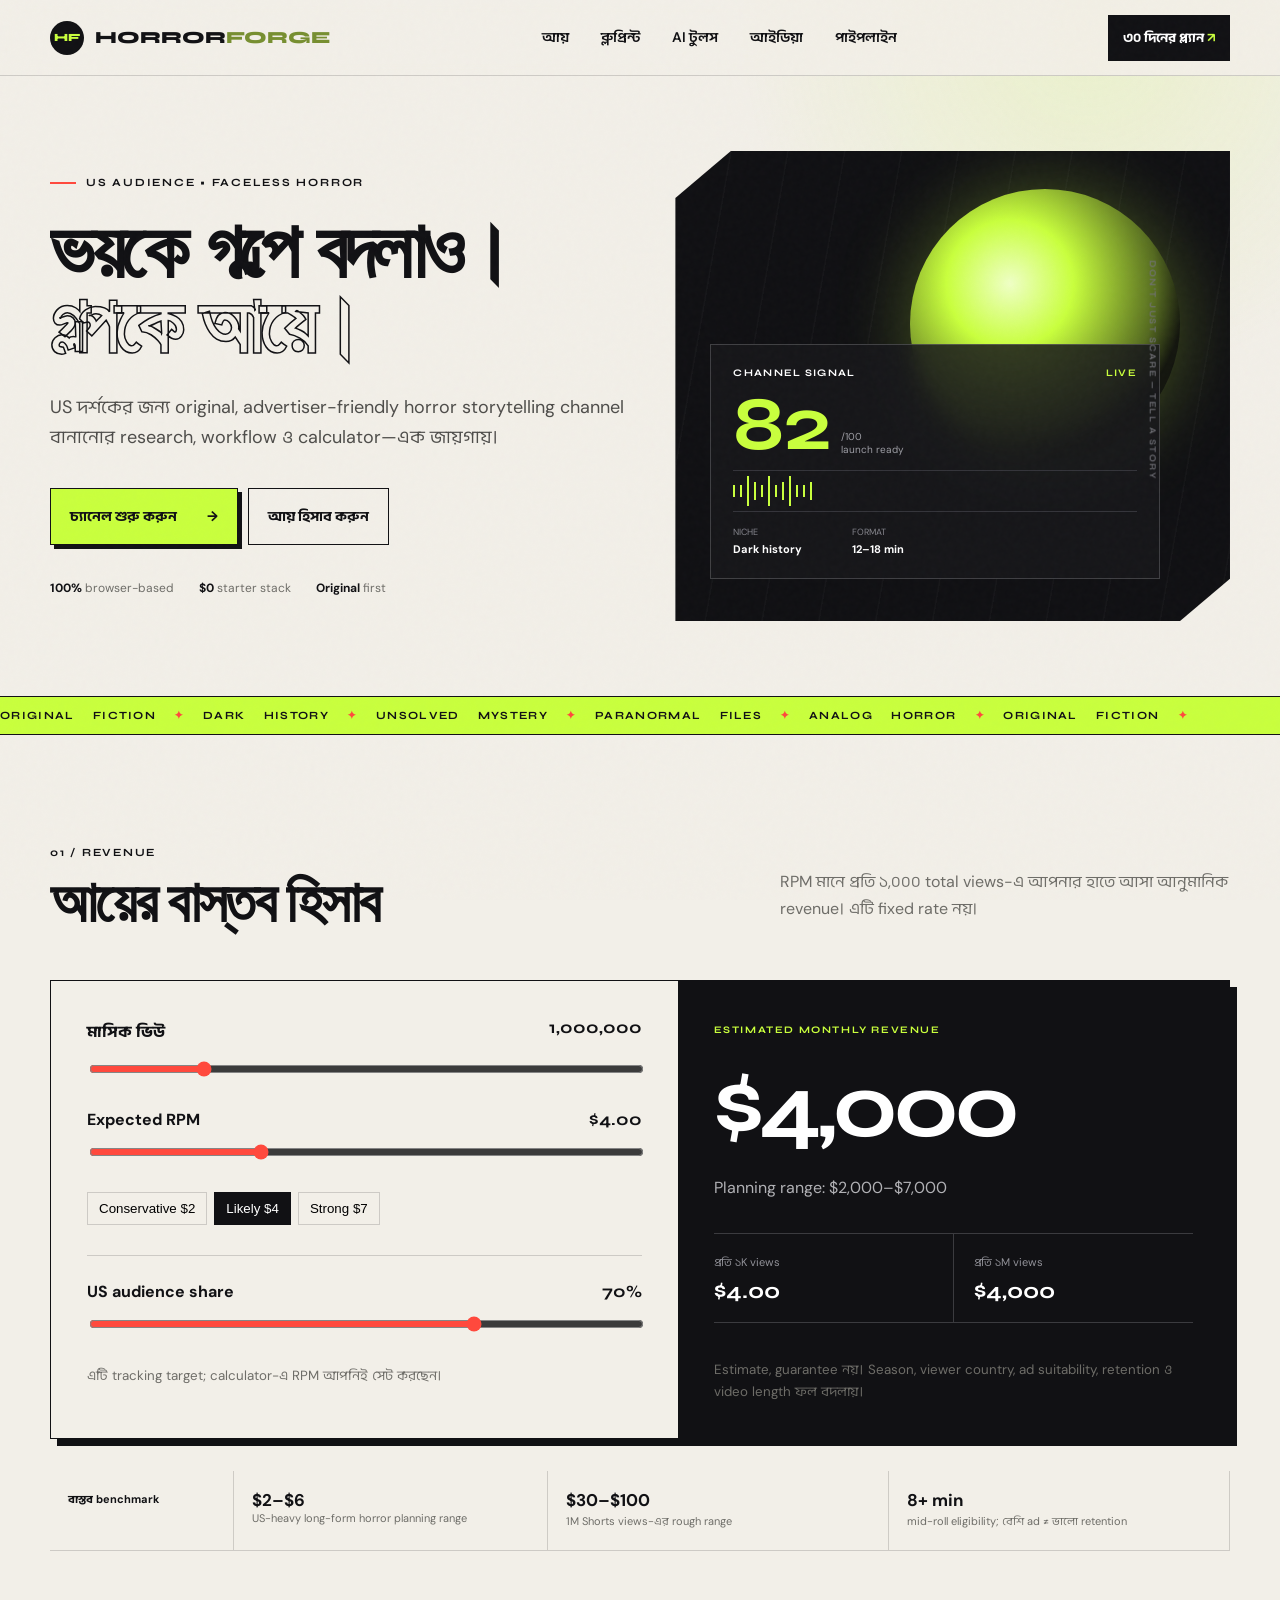
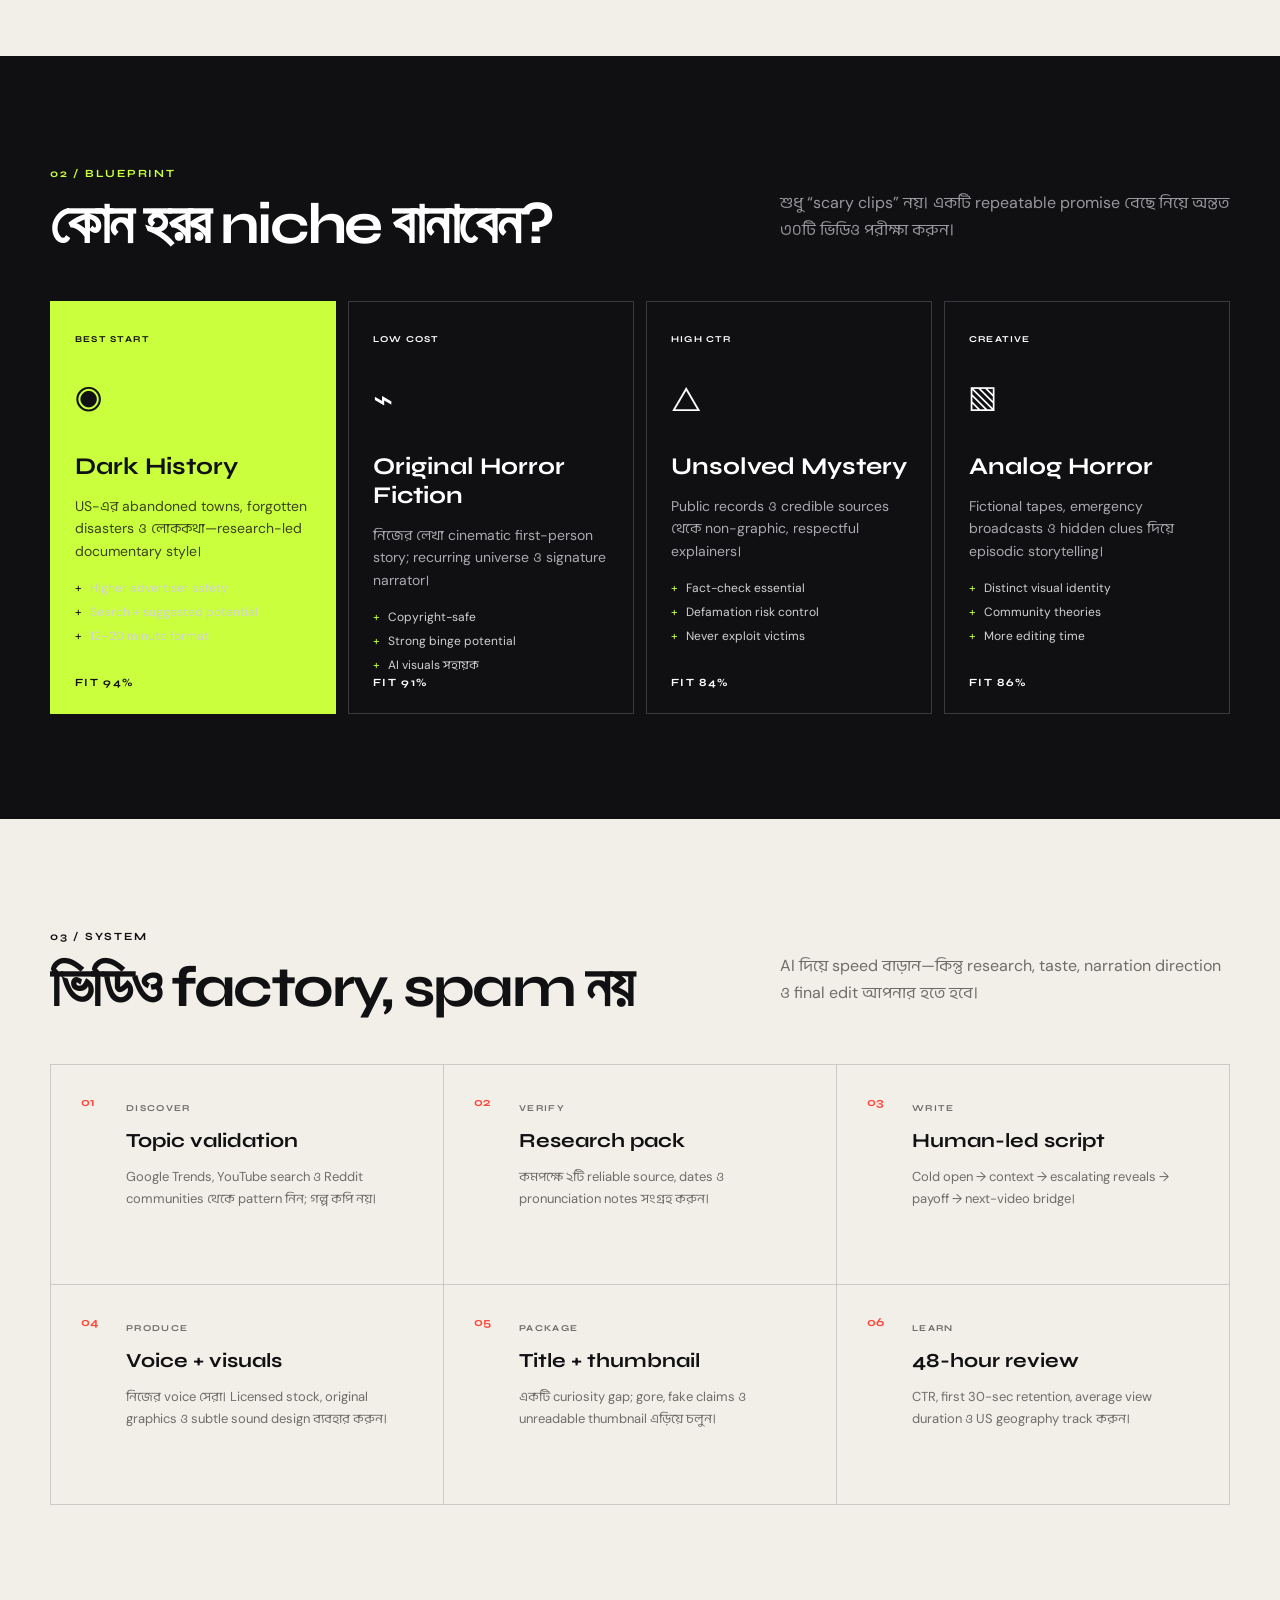
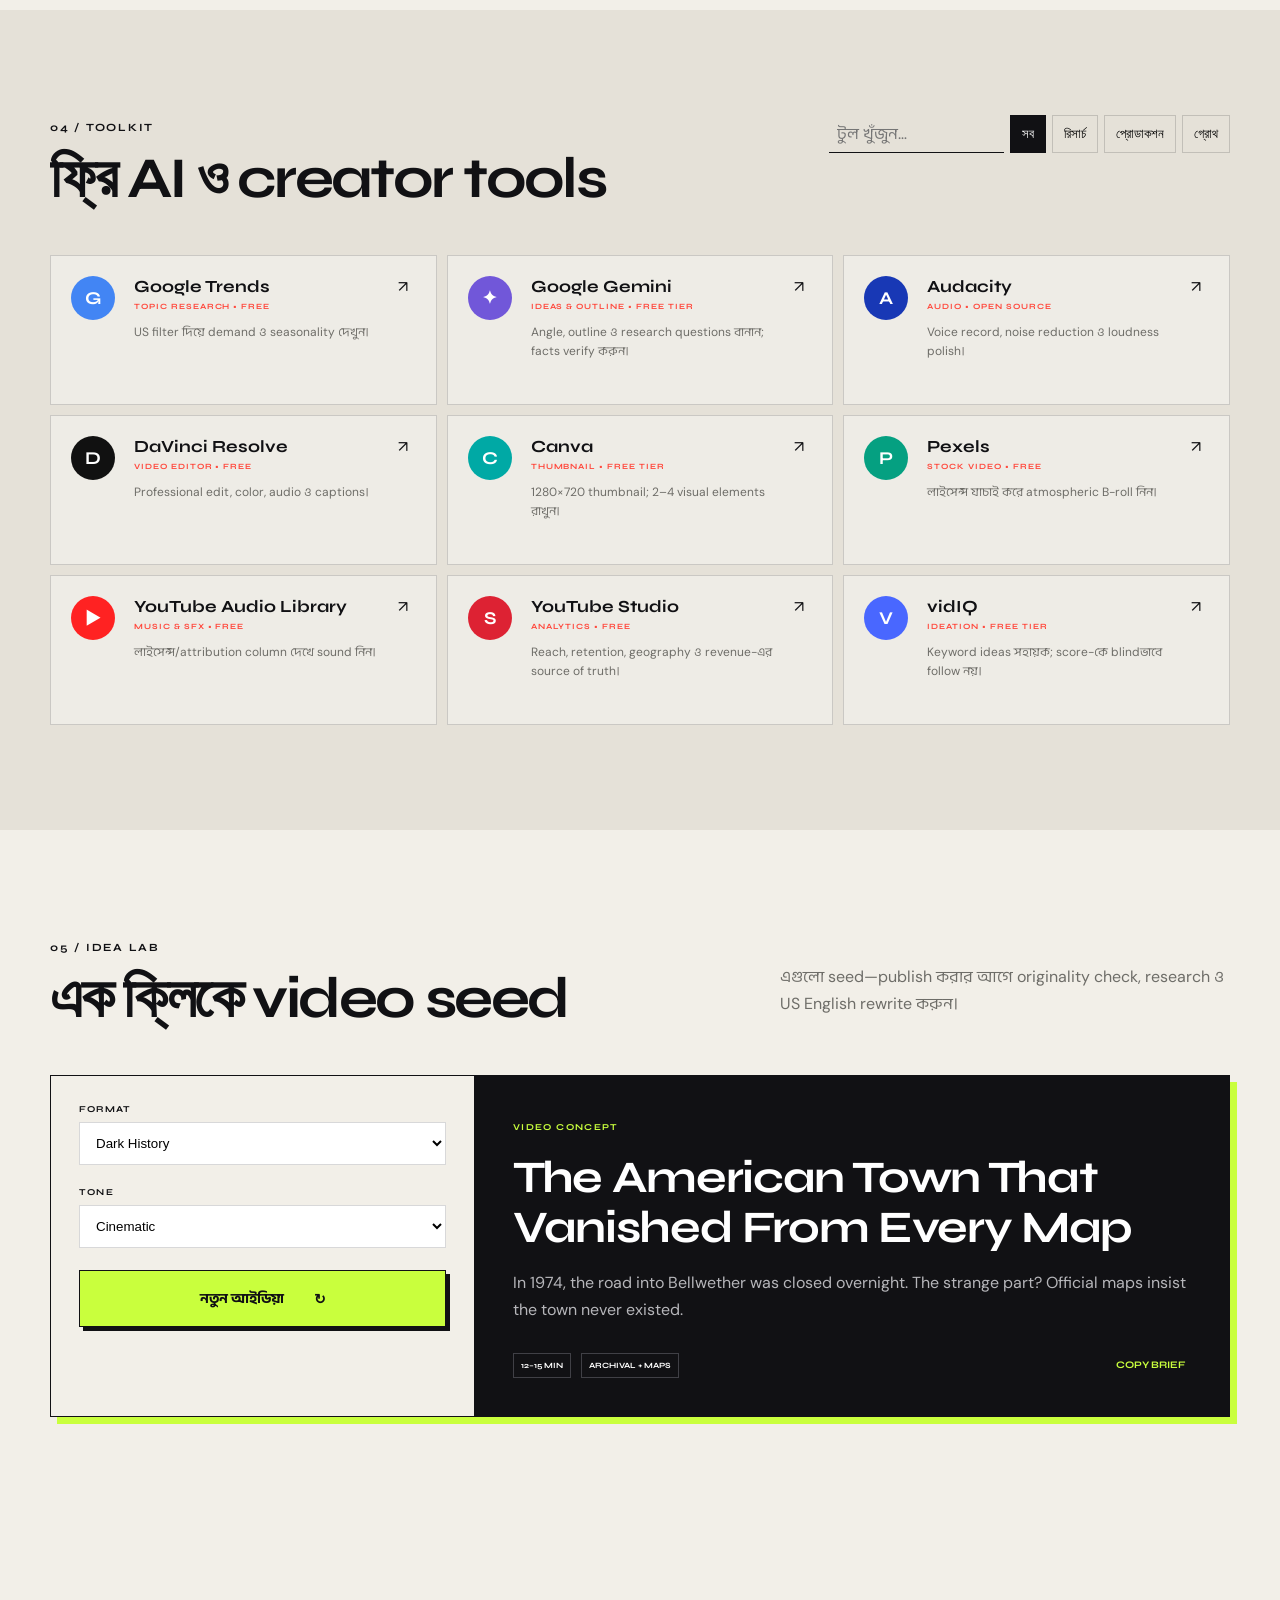
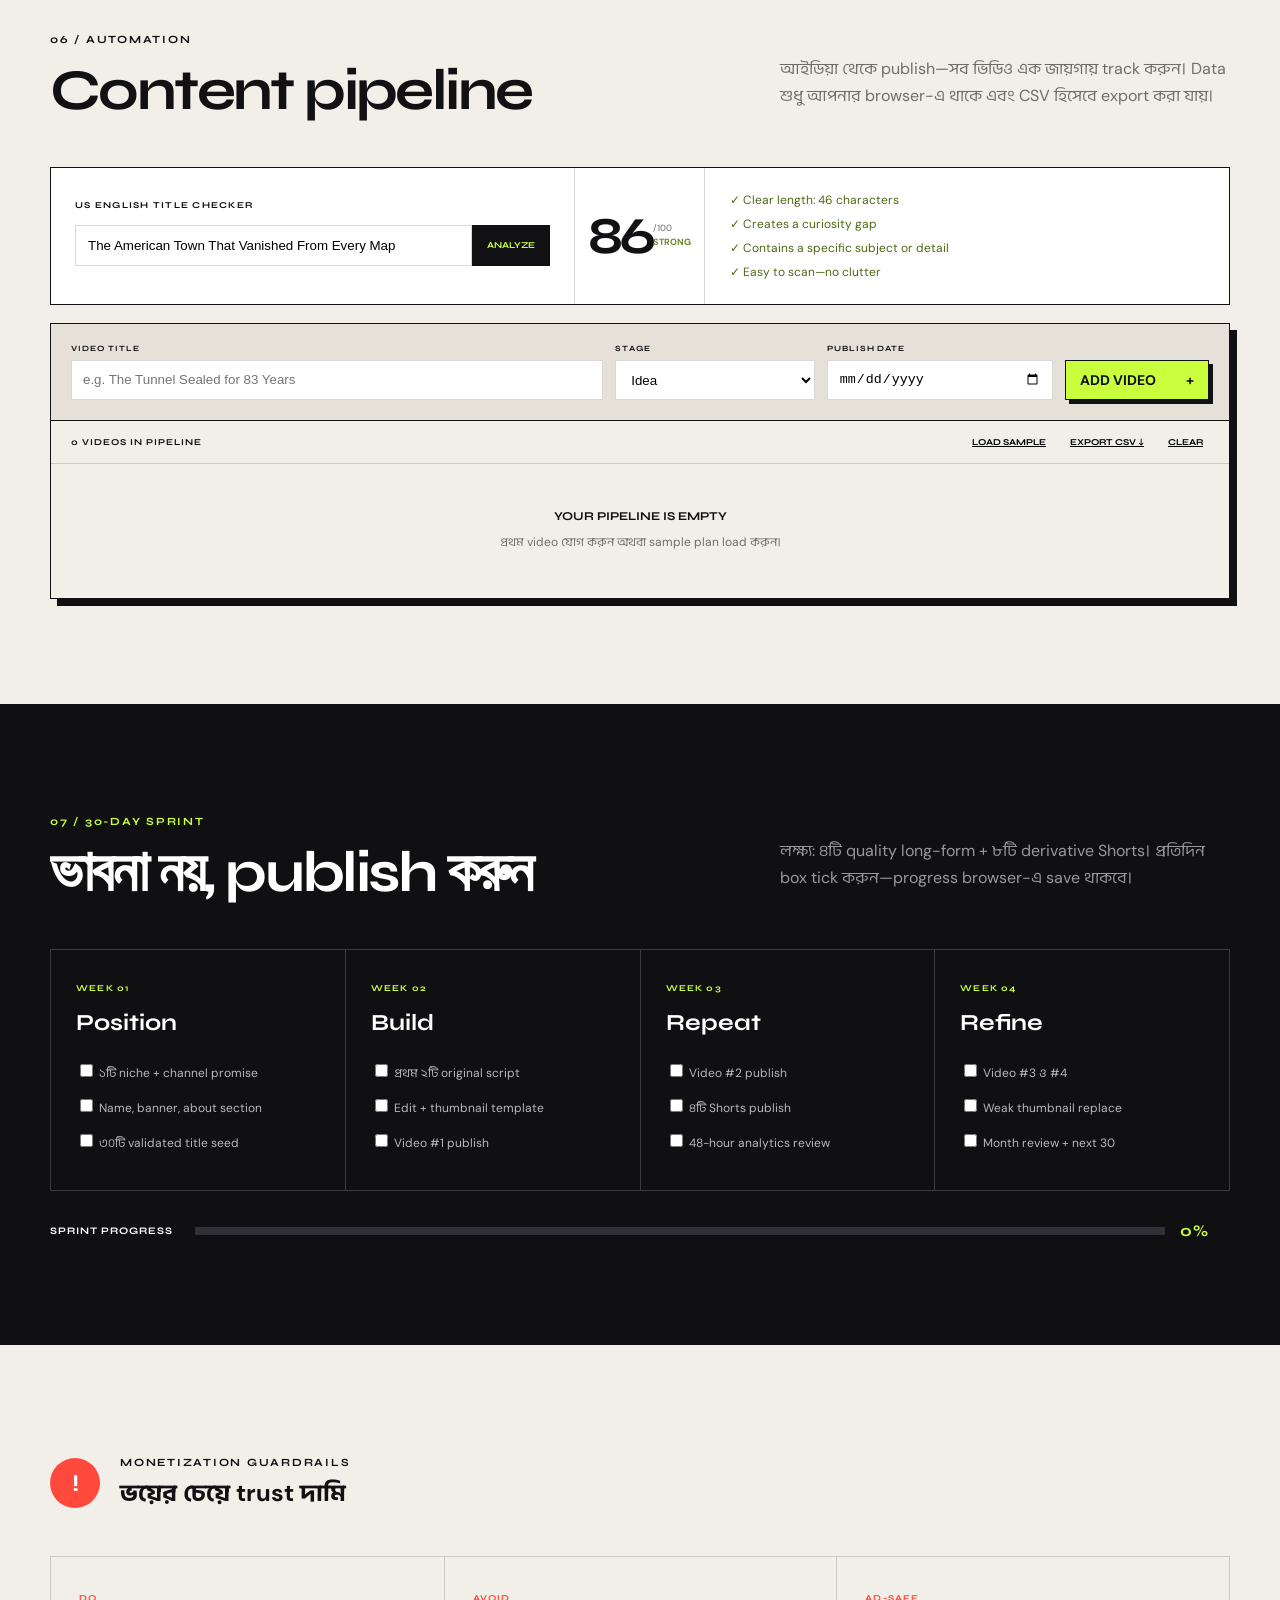
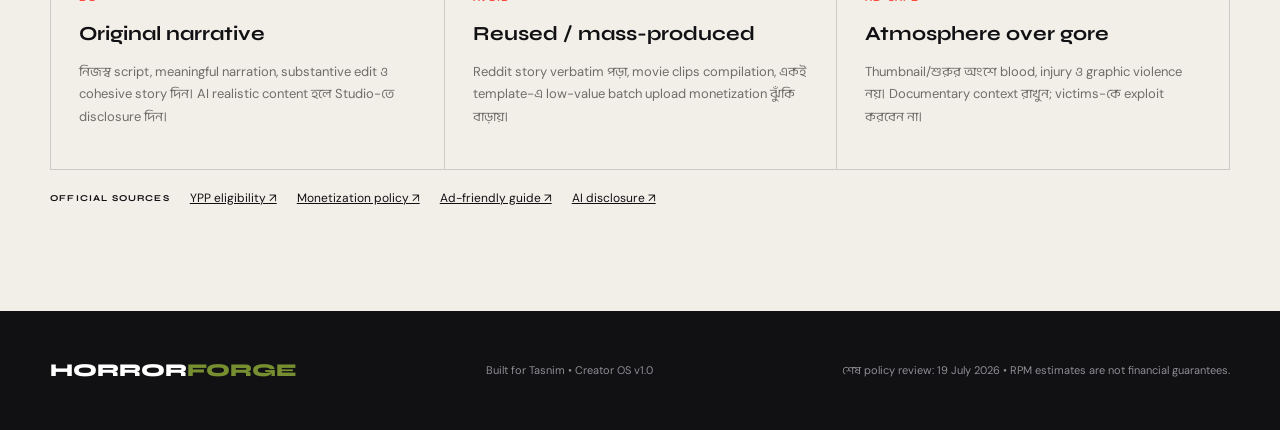
<file: index.html>
<!doctype html>
<html lang="bn">
<head>
  <meta charset="UTF-8">
  <meta name="viewport" content="width=device-width, initial-scale=1.0">
  <meta name="description" content="HorrorForge — US audience লক্ষ্য করে হরর YouTube চ্যানেল পরিকল্পনা, আয় হিসাব ও ফ্রি AI টুলকিট।">
  <meta name="theme-color" content="#09090b">
  <title>HorrorForge — YouTube Creator OS</title>
  <link rel="preconnect" href="https://fonts.googleapis.com">
  <link rel="preconnect" href="https://fonts.gstatic.com" crossorigin>
  <link href="https://fonts.googleapis.com/css2?family=Anek+Bangla:wght@400;500;600;700&family=DM+Sans:wght@400;500;600;700&family=Syne:wght@600;700;800&display=swap" rel="stylesheet">
  <link rel="stylesheet" href="styles.css">
  <script src="app.js" defer></script>
</head>
<body>
  <div class="noise" aria-hidden="true"></div>
  <header class="topbar">
    <a class="brand" href="#top" aria-label="HorrorForge home">
      <span class="brand-mark">HF</span>
      <span>HORROR<span>FORGE</span></span>
    </a>
    <nav aria-label="Primary navigation">
      <a href="#income">আয়</a><a href="#blueprint">ব্লুপ্রিন্ট</a><a href="#tools">AI টুলস</a><a href="#ideas">আইডিয়া</a><a href="#pipeline">পাইপলাইন</a>
    </nav>
    <a class="mini-cta" href="#roadmap">৩০ দিনের প্ল্যান <span>↗</span></a>
    <button class="menu-button" aria-label="Toggle menu" aria-expanded="false">☰</button>
  </header>

  <main id="top">
    <section class="hero section-shell">
      <div class="hero-copy reveal">
        <div class="eyebrow"><span></span> US AUDIENCE • FACELESS HORROR</div>
        <h1>ভয়কে গল্পে বদলাও।<br><em>গল্পকে আয়ে।</em></h1>
        <p>US দর্শকের জন্য original, advertiser-friendly horror storytelling channel বানানোর research, workflow ও calculator—এক জায়গায়।</p>
        <div class="hero-actions">
          <a class="button primary" href="#blueprint">চ্যানেল শুরু করুন <span>→</span></a>
          <a class="button ghost" href="#income">আয় হিসাব করুন</a>
        </div>
        <div class="trust-row">
          <span><b>100%</b> browser-based</span><span><b>$0</b> starter stack</span><span><b>Original</b> first</span>
        </div>
      </div>
      <div class="hero-visual reveal delay-1" aria-label="Horror channel dashboard preview">
        <div class="moon"></div>
        <div class="signal-card">
          <div class="signal-head"><span>CHANNEL SIGNAL</span><i>LIVE</i></div>
          <div class="signal-score"><strong>82</strong><span>/100<br>launch ready</span></div>
          <div class="wave"><i></i><i></i><i></i><i></i><i></i><i></i><i></i><i></i><i></i><i></i><i></i><i></i></div>
          <div class="signal-stats"><span>NICHE<b>Dark history</b></span><span>FORMAT<b>12–18 min</b></span></div>
        </div>
        <p class="vertical-note">DON'T JUST SCARE — TELL A STORY</p>
      </div>
    </section>

    <section class="ticker" aria-label="Recommended formats">
      <div>ORIGINAL FICTION <b>✦</b> DARK HISTORY <b>✦</b> UNSOLVED MYSTERY <b>✦</b> PARANORMAL FILES <b>✦</b> ANALOG HORROR <b>✦</b> ORIGINAL FICTION <b>✦</b></div>
    </section>

    <section id="income" class="section-shell content-section">
      <div class="section-heading reveal">
        <div><span class="chapter">01 / REVENUE</span><h2>আয়ের বাস্তব হিসাব</h2></div>
        <p>RPM মানে প্রতি ১,০০০ total views-এ আপনার হাতে আসা আনুমানিক revenue। এটি fixed rate নয়।</p>
      </div>
      <div class="calculator-grid reveal">
        <div class="calculator-panel">
          <label for="views">মাসিক ভিউ <output id="viewsOutput">1,000,000</output></label>
          <input id="views" type="range" min="10000" max="5000000" step="10000" value="1000000">
          <label for="rpm">Expected RPM <output id="rpmOutput">$4.00</output></label>
          <input id="rpm" type="range" min="0.5" max="12" step="0.25" value="4">
          <div class="preset-row" aria-label="RPM presets">
            <button data-rpm="2">Conservative $2</button><button class="active" data-rpm="4">Likely $4</button><button data-rpm="7">Strong $7</button>
          </div>
          <div class="us-share">
            <label for="usShare">US audience share <output id="usOutput">70%</output></label>
            <input id="usShare" type="range" min="0" max="100" step="5" value="70">
            <small>এটি tracking target; calculator-এ RPM আপনিই সেট করছেন।</small>
          </div>
        </div>
        <div class="result-panel">
          <span>ESTIMATED MONTHLY REVENUE</span>
          <strong id="revenueOutput">$4,000</strong>
          <p id="revenueRange">Planning range: $2,000–$7,000</p>
          <div class="result-cards">
            <div><span>প্রতি ১K views</span><b id="perThousand">$4.00</b></div>
            <div><span>প্রতি ১M views</span><b id="perMillion">$4,000</b></div>
          </div>
          <small>Estimate, guarantee নয়। Season, viewer country, ad suitability, retention ও video length ফল বদলায়।</small>
        </div>
      </div>
      <div class="reality-strip reveal">
        <b>বাস্তব benchmark</b><span><strong>$2–$6</strong> US-heavy long-form horror planning range</span><span><strong>$30–$100</strong> 1M Shorts views-এর rough range</span><span><strong>8+ min</strong> mid-roll eligibility; বেশি ad ≠ ভালো retention</span>
      </div>
    </section>

    <section id="blueprint" class="blueprint content-section">
      <div class="section-shell">
        <div class="section-heading reveal light">
          <div><span class="chapter">02 / BLUEPRINT</span><h2>কোন হরর niche বানাবেন?</h2></div>
          <p>শুধু “scary clips” নয়। একটি repeatable promise বেছে নিয়ে অন্তত ৩০টি ভিডিও পরীক্ষা করুন।</p>
        </div>
        <div class="niche-grid">
          <article class="niche-card featured reveal"><span class="rank">BEST START</span><div class="card-icon">◉</div><h3>Dark History</h3><p>US-এর abandoned towns, forgotten disasters ও লোককথা—research-led documentary style।</p><ul><li>Higher advertiser safety</li><li>Search + suggested potential</li><li>12–20 minute format</li></ul><b class="fit">FIT 94%</b></article>
          <article class="niche-card reveal delay-1"><span class="rank">LOW COST</span><div class="card-icon">⌁</div><h3>Original Horror Fiction</h3><p>নিজের লেখা cinematic first-person story; recurring universe ও signature narrator।</p><ul><li>Copyright-safe</li><li>Strong binge potential</li><li>AI visuals সহায়ক</li></ul><b class="fit">FIT 91%</b></article>
          <article class="niche-card reveal delay-2"><span class="rank">HIGH CTR</span><div class="card-icon">△</div><h3>Unsolved Mystery</h3><p>Public records ও credible sources থেকে non-graphic, respectful explainers।</p><ul><li>Fact-check essential</li><li>Defamation risk control</li><li>Never exploit victims</li></ul><b class="fit">FIT 84%</b></article>
          <article class="niche-card reveal"><span class="rank">CREATIVE</span><div class="card-icon">▧</div><h3>Analog Horror</h3><p>Fictional tapes, emergency broadcasts ও hidden clues দিয়ে episodic storytelling।</p><ul><li>Distinct visual identity</li><li>Community theories</li><li>More editing time</li></ul><b class="fit">FIT 86%</b></article>
        </div>
      </div>
    </section>

    <section class="section-shell content-section workflow-section">
      <div class="section-heading reveal">
        <div><span class="chapter">03 / SYSTEM</span><h2>ভিডিও factory, spam নয়</h2></div>
        <p>AI দিয়ে speed বাড়ান—কিন্তু research, taste, narration direction ও final edit আপনার হতে হবে।</p>
      </div>
      <div class="workflow reveal">
        <div class="workflow-step"><span>01</span><div><b>DISCOVER</b><h3>Topic validation</h3><p>Google Trends, YouTube search ও Reddit communities থেকে pattern নিন; গল্প কপি নয়।</p></div></div>
        <div class="workflow-step"><span>02</span><div><b>VERIFY</b><h3>Research pack</h3><p>কমপক্ষে ২টি reliable source, dates ও pronunciation notes সংগ্রহ করুন।</p></div></div>
        <div class="workflow-step"><span>03</span><div><b>WRITE</b><h3>Human-led script</h3><p>Cold open → context → escalating reveals → payoff → next-video bridge।</p></div></div>
        <div class="workflow-step"><span>04</span><div><b>PRODUCE</b><h3>Voice + visuals</h3><p>নিজের voice সেরা। Licensed stock, original graphics ও subtle sound design ব্যবহার করুন।</p></div></div>
        <div class="workflow-step"><span>05</span><div><b>PACKAGE</b><h3>Title + thumbnail</h3><p>একটি curiosity gap; gore, fake claims ও unreadable thumbnail এড়িয়ে চলুন।</p></div></div>
        <div class="workflow-step"><span>06</span><div><b>LEARN</b><h3>48-hour review</h3><p>CTR, first 30-sec retention, average view duration ও US geography track করুন।</p></div></div>
      </div>
    </section>

    <section id="tools" class="tools-section content-section">
      <div class="section-shell">
        <div class="section-heading reveal">
          <div><span class="chapter">04 / TOOLKIT</span><h2>ফ্রি AI ও creator tools</h2></div>
          <div class="tool-controls"><input id="toolSearch" type="search" placeholder="টুল খুঁজুন…" aria-label="Search tools"><button class="filter active" data-filter="all">সব</button><button class="filter" data-filter="research">রিসার্চ</button><button class="filter" data-filter="production">প্রোডাকশন</button><button class="filter" data-filter="growth">গ্রোথ</button></div>
        </div>
        <div id="toolGrid" class="tool-grid">
          <a class="tool-card reveal" data-category="research" data-name="google trends trend research" href="https://trends.google.com/trends/" target="_blank" rel="noopener"><span class="tool-logo google">G</span><div><b>Google Trends</b><small>TOPIC RESEARCH • FREE</small><p>US filter দিয়ে demand ও seasonality দেখুন।</p></div><i>↗</i></a>
          <a class="tool-card reveal" data-category="research" data-name="gemini script research" href="https://gemini.google.com/" target="_blank" rel="noopener"><span class="tool-logo gemini">✦</span><div><b>Google Gemini</b><small>IDEAS & OUTLINE • FREE TIER</small><p>Angle, outline ও research questions বানান; facts verify করুন।</p></div><i>↗</i></a>
          <a class="tool-card reveal" data-category="production" data-name="audacity audio voice" href="https://www.audacityteam.org/" target="_blank" rel="noopener"><span class="tool-logo audacity">A</span><div><b>Audacity</b><small>AUDIO • OPEN SOURCE</small><p>Voice record, noise reduction ও loudness polish।</p></div><i>↗</i></a>
          <a class="tool-card reveal" data-category="production" data-name="davinci resolve video editor" href="https://www.blackmagicdesign.com/products/davinciresolve" target="_blank" rel="noopener"><span class="tool-logo resolve">D</span><div><b>DaVinci Resolve</b><small>VIDEO EDITOR • FREE</small><p>Professional edit, color, audio ও captions।</p></div><i>↗</i></a>
          <a class="tool-card reveal" data-category="production" data-name="canva thumbnail design" href="https://www.canva.com/youtube/" target="_blank" rel="noopener"><span class="tool-logo canva">C</span><div><b>Canva</b><small>THUMBNAIL • FREE TIER</small><p>1280×720 thumbnail; 2–4 visual elements রাখুন।</p></div><i>↗</i></a>
          <a class="tool-card reveal" data-category="production" data-name="pexels stock video" href="https://www.pexels.com/videos/" target="_blank" rel="noopener"><span class="tool-logo pexels">P</span><div><b>Pexels</b><small>STOCK VIDEO • FREE</small><p>লাইসেন্স যাচাই করে atmospheric B-roll নিন।</p></div><i>↗</i></a>
          <a class="tool-card reveal" data-category="production" data-name="youtube audio library music sound effects" href="https://studio.youtube.com/" target="_blank" rel="noopener"><span class="tool-logo youtube">▶</span><div><b>YouTube Audio Library</b><small>MUSIC & SFX • FREE</small><p>লাইসেন্স/attribution column দেখে sound নিন।</p></div><i>↗</i></a>
          <a class="tool-card reveal" data-category="growth" data-name="youtube studio analytics growth" href="https://studio.youtube.com/" target="_blank" rel="noopener"><span class="tool-logo studio">S</span><div><b>YouTube Studio</b><small>ANALYTICS • FREE</small><p>Reach, retention, geography ও revenue-এর source of truth।</p></div><i>↗</i></a>
          <a class="tool-card reveal" data-category="growth" data-name="vidiq keyword seo" href="https://vidiq.com/" target="_blank" rel="noopener"><span class="tool-logo vidiq">V</span><div><b>vidIQ</b><small>IDEATION • FREE TIER</small><p>Keyword ideas সহায়ক; score-কে blindভাবে follow নয়।</p></div><i>↗</i></a>
        </div>
        <p id="emptyTools" class="empty-state" hidden>কোনো matching tool পাওয়া যায়নি।</p>
      </div>
    </section>

    <section id="ideas" class="section-shell content-section idea-lab">
      <div class="section-heading reveal">
        <div><span class="chapter">05 / IDEA LAB</span><h2>এক ক্লিকে video seed</h2></div>
        <p>এগুলো seed—publish করার আগে originality check, research ও US English rewrite করুন।</p>
      </div>
      <div class="idea-machine reveal">
        <div class="idea-options">
          <label>FORMAT<select id="ideaFormat"><option value="history">Dark History</option><option value="fiction">Original Fiction</option><option value="mystery">Unsolved Mystery</option><option value="analog">Analog Horror</option></select></label>
          <label>TONE<select id="ideaTone"><option value="cinematic">Cinematic</option><option value="documentary">Documentary</option><option value="intimate">First-person</option></select></label>
          <button id="generateIdea" class="button primary">নতুন আইডিয়া <span>↻</span></button>
        </div>
        <div class="idea-output">
          <span>VIDEO CONCEPT</span><h3 id="ideaTitle">The American Town That Vanished From Every Map</h3><p id="ideaHook">In 1974, the road into Bellwether was closed overnight. The strange part? Official maps insist the town never existed.</p>
          <div class="idea-meta"><span id="ideaLength">12–15 MIN</span><span id="ideaVisual">ARCHIVAL + MAPS</span><button id="copyIdea">COPY BRIEF</button></div>
        </div>
      </div>
    </section>

    <section id="pipeline" class="section-shell content-section pipeline-section">
      <div class="section-heading reveal">
        <div><span class="chapter">06 / AUTOMATION</span><h2>Content pipeline</h2></div>
        <p>আইডিয়া থেকে publish—সব ভিডিও এক জায়গায় track করুন। Data শুধু আপনার browser-এ থাকে এবং CSV হিসেবে export করা যায়।</p>
      </div>
      <div class="title-lab reveal">
        <div class="title-input-wrap">
          <label for="titleInput">US ENGLISH TITLE CHECKER</label>
          <div><input id="titleInput" maxlength="100" value="The American Town That Vanished From Every Map" placeholder="Type an English video title…"><button id="analyzeTitle">ANALYZE</button></div>
        </div>
        <div class="title-score"><strong id="titleScore">86</strong><span>/100<br><b id="titleVerdict">STRONG</b></span></div>
        <ul id="titleChecks"><li class="pass">✓ Clear length: 48 characters</li><li class="pass">✓ Creates a curiosity gap</li><li class="pass">✓ Easy to scan—no clutter</li></ul>
      </div>
      <div class="pipeline-shell reveal">
        <form id="videoForm" class="pipeline-form">
          <label>VIDEO TITLE<input id="videoTitle" required maxlength="100" placeholder="e.g. The Tunnel Sealed for 83 Years"></label>
          <label>STAGE<select id="videoStage"><option value="idea">Idea</option><option value="research">Research</option><option value="script">Script</option><option value="edit">Editing</option><option value="ready">Ready</option><option value="published">Published</option></select></label>
          <label>PUBLISH DATE<input id="publishDate" type="date"></label>
          <button class="button primary" type="submit">ADD VIDEO <span>+</span></button>
        </form>
        <div class="pipeline-toolbar"><span><b id="videoCount">0</b> VIDEOS IN PIPELINE</span><div><button id="loadSamples" type="button">LOAD SAMPLE</button><button id="exportCsv" type="button">EXPORT CSV ↓</button><button id="clearPipeline" type="button">CLEAR</button></div></div>
        <div id="pipelineList" class="pipeline-list"></div>
        <div id="pipelineEmpty" class="pipeline-empty"><b>YOUR PIPELINE IS EMPTY</b><span>প্রথম video যোগ করুন অথবা sample plan load করুন।</span></div>
      </div>
    </section>

    <section id="roadmap" class="roadmap content-section">
      <div class="section-shell">
        <div class="section-heading reveal light">
          <div><span class="chapter">07 / 30-DAY SPRINT</span><h2>ভাবনা নয়, publish করুন</h2></div><p>লক্ষ্য: ৪টি quality long-form + ৮টি derivative Shorts। প্রতিদিন box tick করুন—progress browser-এ save থাকবে।</p>
        </div>
        <div class="sprint-grid reveal">
          <div class="week"><span>WEEK 01</span><h3>Position</h3><label><input type="checkbox" data-task="niche"> ১টি niche + channel promise</label><label><input type="checkbox" data-task="brand"> Name, banner, about section</label><label><input type="checkbox" data-task="ideas"> ৩০টি validated title seed</label></div>
          <div class="week"><span>WEEK 02</span><h3>Build</h3><label><input type="checkbox" data-task="scripts"> প্রথম ২টি original script</label><label><input type="checkbox" data-task="templates"> Edit + thumbnail template</label><label><input type="checkbox" data-task="upload1"> Video #1 publish</label></div>
          <div class="week"><span>WEEK 03</span><h3>Repeat</h3><label><input type="checkbox" data-task="upload2"> Video #2 publish</label><label><input type="checkbox" data-task="shorts"> ৪টি Shorts publish</label><label><input type="checkbox" data-task="analytics"> 48-hour analytics review</label></div>
          <div class="week"><span>WEEK 04</span><h3>Refine</h3><label><input type="checkbox" data-task="upload34"> Video #3 ও #4</label><label><input type="checkbox" data-task="thumbtest"> Weak thumbnail replace</label><label><input type="checkbox" data-task="review"> Month review + next 30</label></div>
        </div>
        <div class="progress-wrap"><span>SPRINT PROGRESS</span><div class="progress-track"><i id="progressBar"></i></div><b id="progressText">0%</b></div>
      </div>
    </section>

    <section class="section-shell policy-section content-section">
      <div class="policy-head reveal"><span class="warning">!</span><div><span class="chapter">MONETIZATION GUARDRAILS</span><h2>ভয়ের চেয়ে trust দামি</h2></div></div>
      <div class="policy-grid reveal">
        <article><b>DO</b><h3>Original narrative</h3><p>নিজস্ব script, meaningful narration, substantive edit ও cohesive story দিন। AI realistic content হলে Studio-তে disclosure দিন।</p></article>
        <article><b>AVOID</b><h3>Reused / mass-produced</h3><p>Reddit story verbatim পড়া, movie clips compilation, একই template-এ low-value batch upload monetization ঝুঁকি বাড়ায়।</p></article>
        <article><b>AD-SAFE</b><h3>Atmosphere over gore</h3><p>Thumbnail/শুরুর অংশে blood, injury ও graphic violence নয়। Documentary context রাখুন; victims-কে exploit করবেন না।</p></article>
      </div>
      <div class="official-links reveal"><span>OFFICIAL SOURCES</span><a href="https://support.google.com/youtube/answer/72851" target="_blank" rel="noopener">YPP eligibility ↗</a><a href="https://support.google.com/youtube/answer/1311392" target="_blank" rel="noopener">Monetization policy ↗</a><a href="https://support.google.com/youtube/answer/6162278" target="_blank" rel="noopener">Ad-friendly guide ↗</a><a href="https://support.google.com/youtube/answer/14328491" target="_blank" rel="noopener">AI disclosure ↗</a></div>
    </section>
  </main>

  <footer>
    <div class="footer-brand">HORROR<span>FORGE</span></div><p>Built for Tasnim • Creator OS v1.0</p><p>শেষ policy review: 19 July 2026 • RPM estimates are not financial guarantees.</p>
  </footer>
  <div id="toast" role="status" aria-live="polite">Copied to clipboard</div>
</body>
</html>
</file>
<file: styles.css>
:root{--ink:#111114;--paper:#f2efe8;--acid:#c9ff3d;--red:#ff493d;--muted:#6e6d68;--line:rgba(17,17,20,.16);--dark:#101013;--panel:#1a1a1f}*{box-sizing:border-box}html{scroll-behavior:smooth}body{margin:0;background:var(--paper);color:var(--ink);font-family:"DM Sans","Anek Bangla",sans-serif;overflow-x:hidden}body:before{content:"";position:fixed;inset:0;background:radial-gradient(circle at 85% 4%,rgba(201,255,61,.16),transparent 25%);pointer-events:none;z-index:-1}.noise{position:fixed;inset:0;opacity:.025;pointer-events:none;z-index:10;background-image:url("data:image/svg+xml,%3Csvg viewBox='0 0 180 180' xmlns='http://www.w3.org/2000/svg'%3E%3Cfilter id='n'%3E%3CfeTurbulence type='fractalNoise' baseFrequency='.9' numOctaves='3' stitchTiles='stitch'/%3E%3C/filter%3E%3Crect width='100%25' height='100%25' filter='url(%23n)' opacity='.9'/%3E%3C/svg%3E")}.section-shell{width:min(1180px,calc(100% - 40px));margin:auto}.topbar{height:76px;display:flex;align-items:center;justify-content:space-between;padding:0 max(20px,calc((100% - 1180px)/2));border-bottom:1px solid var(--line);position:sticky;top:0;background:rgba(242,239,232,.92);backdrop-filter:blur(12px);z-index:9}.brand{display:flex;align-items:center;gap:11px;color:var(--ink);text-decoration:none;font:800 17px Syne}.brand>span:last-child span,.footer-brand span{color:#778f30}.brand-mark{width:34px;height:34px;display:grid;place-items:center;border-radius:50%;font-size:11px;background:var(--ink);color:var(--acid)}nav{display:flex;gap:32px}nav a{color:var(--ink);text-decoration:none;font-size:14px;font-weight:600}nav a:hover{opacity:.55}.mini-cta{background:var(--ink);color:white;text-decoration:none;padding:11px 15px;font-size:13px;font-weight:700}.mini-cta span{color:var(--acid)}.menu-button{display:none;border:0;background:none;font-size:22px}.hero{min-height:620px;display:grid;grid-template-columns:1.06fr .94fr;align-items:center;padding:70px 0}.eyebrow,.chapter{font:700 11px Syne;letter-spacing:.16em}.eyebrow{display:flex;align-items:center;gap:10px}.eyebrow span{width:26px;height:2px;background:var(--red)}h1,h2,h3{margin:0}h1{font:800 clamp(48px,6.2vw,86px)/.95 Syne;letter-spacing:-.055em;margin:26px 0}h1 em{font-style:normal;color:transparent;-webkit-text-stroke:1.5px var(--ink)}.hero-copy>p{font-size:18px;line-height:1.7;max-width:600px;color:#4e4d4a}.hero-actions{display:flex;gap:10px;margin:35px 0}.button{display:inline-flex;align-items:center;justify-content:center;gap:30px;border:1px solid var(--ink);padding:14px 19px;text-decoration:none;font-weight:700;font-size:14px;color:var(--ink);cursor:pointer;font-family:inherit}.button.primary{background:var(--acid);box-shadow:4px 4px 0 var(--ink)}.button.ghost{background:transparent}.button:hover{transform:translate(-1px,-1px)}.trust-row{display:flex;gap:25px;font-size:12px;color:var(--muted)}.trust-row b{color:var(--ink)}.hero-visual{height:470px;position:relative;background:var(--dark);overflow:hidden;clip-path:polygon(10% 0,100% 0,100% 91%,91% 100%,0 100%,0 10%)}.hero-visual:before{content:"";position:absolute;inset:0;background:repeating-linear-gradient(100deg,transparent 0 54px,rgba(255,255,255,.025) 55px 56px)}.moon{position:absolute;width:270px;height:270px;border-radius:50%;right:50px;top:38px;background:radial-gradient(circle at 37% 35%,#efffc6 0,#c9ff3d 26%,#556a20 60%,#13150e 72%);filter:drop-shadow(0 0 35px rgba(201,255,61,.27))}.signal-card{position:absolute;left:35px;right:70px;bottom:42px;padding:22px;background:rgba(24,24,28,.85);border:1px solid rgba(255,255,255,.18);color:white;backdrop-filter:blur(10px)}.signal-head{display:flex;justify-content:space-between;font:700 10px Syne;letter-spacing:.13em}.signal-head i{font-style:normal;color:var(--acid)}.signal-score{display:flex;align-items:end;gap:10px}.signal-score strong{font:700 76px Syne;color:var(--acid)}.signal-score span{font-size:10px;color:#9e9ea5;margin-bottom:14px}.wave{height:42px;display:flex;gap:5px;align-items:center;border-top:1px solid #34343a;border-bottom:1px solid #34343a}.wave i{width:2px;height:30%;background:var(--acid);animation:wave 1.4s ease-in-out infinite}.wave i:nth-child(3n){height:75%;animation-delay:.2s}.wave i:nth-child(4n){height:45%;animation-delay:.35s}@keyframes wave{50%{height:85%}}.signal-stats{display:flex;gap:50px;padding-top:14px}.signal-stats span{font-size:9px;color:#85858c}.signal-stats b{display:block;color:white;font-size:11px;margin-top:4px}.vertical-note{position:absolute;right:-32px;top:205px;transform:rotate(90deg);font:600 9px Syne;letter-spacing:.17em;color:#727279}.ticker{background:var(--acid);overflow:hidden;border-block:1px solid var(--ink);padding:12px 0;white-space:nowrap}.ticker div{font:700 11px Syne;letter-spacing:.12em;word-spacing:14px;width:max-content;animation:ticker 24s linear infinite}.ticker b{color:var(--red)}@keyframes ticker{to{transform:translateX(-50%)}}.content-section{padding:105px 0}.section-heading{display:flex;justify-content:space-between;align-items:end;margin-bottom:42px;gap:40px}.section-heading h2{font:700 clamp(36px,4.5vw,60px) Syne;letter-spacing:-.045em;margin-top:8px}.section-heading>p{max-width:450px;color:var(--muted);line-height:1.7}.calculator-grid{display:grid;grid-template-columns:1fr .88fr;border:1px solid var(--ink);box-shadow:7px 7px 0 var(--ink)}.calculator-panel,.result-panel{padding:36px}.calculator-panel label{font-weight:700;display:flex;justify-content:space-between;margin-bottom:12px}.calculator-panel output{font:700 17px Syne}.calculator-panel input[type=range]{width:100%;accent-color:var(--red);margin-bottom:32px}.preset-row{display:flex;gap:7px}.preset-row button,.filter{border:1px solid var(--line);padding:8px 11px;background:transparent;cursor:pointer;font:600 11px inherit}.preset-row button.active,.filter.active{color:white;background:var(--ink)}.us-share{border-top:1px solid var(--line);margin-top:30px;padding-top:25px}.us-share small,.result-panel small{color:var(--muted);line-height:1.5}.result-panel{background:var(--ink);color:white}.result-panel>span{font:700 10px Syne;letter-spacing:.16em;color:var(--acid)}.result-panel>strong{display:block;font:700 clamp(55px,7vw,90px) Syne;letter-spacing:-.06em;margin-top:15px}.result-panel>p{color:#b1b1b5}.result-cards{display:grid;grid-template-columns:1fr 1fr;margin:35px 0;border-block:1px solid #3b3b3f}.result-cards div{padding:18px 0}.result-cards div+div{border-left:1px solid #3b3b3f;padding-left:20px}.result-cards span{display:block;color:#929299;font-size:11px}.result-cards b{font:700 22px Syne;display:block;margin-top:5px}.reality-strip{display:grid;grid-template-columns:.7fr 1.2fr 1.3fr 1.3fr;border-bottom:1px solid var(--line);margin-top:32px}.reality-strip>*{padding:18px;border-right:1px solid var(--line);font-size:11px}.reality-strip span{color:var(--muted)}.reality-strip strong{display:block;color:var(--ink);font-size:17px}.blueprint,.roadmap{background:var(--dark);color:white}.light>p{color:#98989d}.light .chapter{color:var(--acid)}.niche-grid{display:grid;grid-template-columns:repeat(4,1fr);gap:12px}.niche-card{border:1px solid #39393f;padding:24px;min-height:390px;position:relative;transition:.2s}.niche-card:hover{transform:translateY(-5px);border-color:#7b7b83}.niche-card.featured{background:var(--acid);color:var(--ink);border-color:var(--acid)}.rank{font:700 9px Syne;letter-spacing:.13em}.card-icon{font-size:34px;margin:30px 0}.niche-card h3{font:700 24px Syne}.niche-card p{font-size:14px;line-height:1.6;color:#aaaab0}.niche-card.featured p{color:#3c431f}.niche-card ul{padding:0;list-style:none;font-size:12px;line-height:2;color:#d2d2d5}.niche-card li:before{content:"+";color:var(--acid);margin-right:8px}.niche-card.featured li:before{color:var(--ink)}.fit{position:absolute;bottom:24px;font:700 11px Syne;letter-spacing:.12em}.workflow{display:grid;grid-template-columns:repeat(3,1fr);border-left:1px solid var(--line);border-top:1px solid var(--line)}.workflow-step{display:grid;grid-template-columns:45px 1fr;padding:30px;border-right:1px solid var(--line);border-bottom:1px solid var(--line);min-height:220px}.workflow-step>span{font:700 12px Syne;color:var(--red)}.workflow-step b{font:700 9px Syne;letter-spacing:.15em;color:var(--muted)}.workflow-step h3{font:700 20px Syne;margin:12px 0}.workflow-step p{color:var(--muted);font-size:13px;line-height:1.7}.tools-section{background:#e5e1d8}.tools-section .section-heading{align-items:start}.tool-controls{display:flex;gap:6px;flex-wrap:wrap;justify-content:flex-end}.tool-controls input{width:175px;border:0;border-bottom:1px solid var(--ink);background:transparent;padding:8px;font:inherit;outline:0}.tool-grid{display:grid;grid-template-columns:repeat(3,1fr);gap:10px}.tool-card{color:var(--ink);text-decoration:none;border:1px solid var(--line);padding:20px;display:grid;grid-template-columns:48px 1fr 18px;gap:15px;background:rgba(255,255,255,.35);min-height:150px;transition:.2s}.tool-card:hover{background:white;transform:translateY(-3px)}.tool-card[hidden]{display:none}.tool-logo{width:44px;height:44px;border-radius:50%;display:grid;place-items:center;background:var(--ink);color:white;font:700 18px Syne}.google{background:#4285f4}.gemini{background:#7157d9}.audacity{background:#1838b5}.resolve{background:#111}.canva{background:#00a9a5}.pexels{background:#05a081}.youtube{background:#f22}.studio{background:#d23}.vidiq{background:#4967ff}.tool-card b{font:700 17px Syne}.tool-card small{display:block;font:700 8px Syne;letter-spacing:.12em;color:var(--red);margin:5px 0}.tool-card p{color:var(--muted);font-size:12px;line-height:1.55}.tool-card>i{font-style:normal}.empty-state{text-align:center;padding:30px}.idea-machine{display:grid;grid-template-columns:.36fr .64fr;border:1px solid var(--ink);box-shadow:7px 7px 0 var(--acid)}.idea-options{padding:28px;border-right:1px solid var(--ink);display:flex;flex-direction:column;gap:22px}.idea-options label{font:700 9px Syne;letter-spacing:.13em}.idea-options select{width:100%;display:block;margin-top:8px;padding:12px;border:1px solid var(--line);background:white;font:600 14px inherit}.idea-output{padding:38px;background:var(--ink);color:white}.idea-output>span{font:700 9px Syne;letter-spacing:.15em;color:var(--acid)}.idea-output h3{font:700 clamp(26px,4vw,45px)/1.1 Syne;letter-spacing:-.03em;margin:18px 0}.idea-output p{color:#b6b6ba;line-height:1.65}.idea-meta{display:flex;gap:10px;align-items:center;margin-top:30px}.idea-meta span{border:1px solid #404046;padding:7px;font:700 8px Syne}.idea-meta button{margin-left:auto;background:transparent;color:var(--acid);border:0;cursor:pointer;font:700 10px Syne}.title-lab{display:grid;grid-template-columns:1fr 130px 1fr;border:1px solid var(--ink);margin-bottom:18px;background:#fff}.title-input-wrap{padding:24px;border-right:1px solid var(--line)}.title-input-wrap>label{font:700 9px Syne;letter-spacing:.14em}.title-input-wrap>div{display:flex;margin-top:12px}.title-input-wrap input{min-width:0;flex:1;border:1px solid var(--line);padding:12px;font:600 14px inherit}.title-input-wrap button{border:0;background:var(--ink);color:var(--acid);font:700 9px Syne;padding:0 15px;cursor:pointer}.title-score{display:flex;align-items:center;justify-content:center;border-right:1px solid var(--line)}.title-score strong{font:700 52px Syne;letter-spacing:-.06em}.title-score span{font-size:9px;color:var(--muted);line-height:1.5}.title-score b{color:#70852d}.title-lab ul{margin:0;padding:20px 25px;list-style:none;align-self:center;font-size:12px;line-height:2}.title-lab li.pass{color:#4e6812}.title-lab li.warn{color:#a33c31}.pipeline-shell{border:1px solid var(--ink);box-shadow:7px 7px 0 var(--ink)}.pipeline-form{display:grid;grid-template-columns:2fr .75fr .85fr auto;gap:12px;padding:20px;background:#e5e1d8;border-bottom:1px solid var(--ink);align-items:end}.pipeline-form label{font:700 8px Syne;letter-spacing:.12em}.pipeline-form input,.pipeline-form select{display:block;width:100%;margin-top:7px;padding:11px;border:1px solid var(--line);background:white;font:500 12px inherit;height:40px}.pipeline-form .button{height:40px;padding:8px 14px}.pipeline-toolbar{display:flex;justify-content:space-between;align-items:center;padding:15px 20px;border-bottom:1px solid var(--line);font:700 9px Syne;letter-spacing:.11em}.pipeline-toolbar button{border:0;background:none;text-decoration:underline;cursor:pointer;font:700 9px Syne;margin-left:12px}.pipeline-list{background:white}.pipeline-item{display:grid;grid-template-columns:35px 1fr 110px 110px 25px;align-items:center;gap:15px;padding:17px 20px;border-bottom:1px solid var(--line)}.pipeline-item>span:first-child{width:27px;height:27px;border:1px solid var(--line);display:grid;place-items:center;font:700 9px Syne}.pipeline-item h3{font:600 14px Syne}.pipeline-item small{font-size:10px;color:var(--muted)}.stage-pill{width:max-content;padding:6px 8px;font:700 8px Syne;letter-spacing:.08em;background:#e8e8e5}.stage-research{background:#dbe9ff}.stage-script{background:#f2dfb8}.stage-edit{background:#eadbff}.stage-ready{background:#dbf1bd}.stage-published{background:var(--acid)}.delete-video{border:0;background:none;color:var(--red);font-size:17px;cursor:pointer}.pipeline-empty{padding:45px;text-align:center;display:flex;flex-direction:column;gap:8px}.pipeline-empty b{font:700 12px Syne}.pipeline-empty span{font-size:12px;color:var(--muted)}.sprint-grid{display:grid;grid-template-columns:repeat(4,1fr);border-top:1px solid #3a3a3f;border-left:1px solid #3a3a3f}.week{padding:25px;border-right:1px solid #3a3a3f;border-bottom:1px solid #3a3a3f;min-height:240px}.week>span{color:var(--acid);font:700 9px Syne;letter-spacing:.13em}.week h3{font:700 23px Syne;margin:13px 0 25px}.week label{display:block;color:#b8b8bd;font-size:12px;margin:14px 0;line-height:1.4;cursor:pointer}.week input{accent-color:var(--acid)}.progress-wrap{display:grid;grid-template-columns:130px 1fr 50px;align-items:center;gap:15px;margin-top:30px;font:700 10px Syne;letter-spacing:.1em}.progress-track{height:8px;background:#303036}.progress-track i{display:block;width:0;height:100%;background:var(--acid);transition:.4s}.progress-wrap b{color:var(--acid);font-size:16px}.policy-head{display:flex;gap:20px;align-items:center}.warning{width:50px;height:50px;display:grid;place-items:center;border-radius:50%;background:var(--red);color:white;font:700 24px Syne}.policy-grid{display:grid;grid-template-columns:repeat(3,1fr);margin-top:40px;border:1px solid var(--line)}.policy-grid article{padding:28px}.policy-grid article+article{border-left:1px solid var(--line)}.policy-grid b{font:700 9px Syne;letter-spacing:.13em;color:var(--red)}.policy-grid h3{font:700 20px Syne;margin:15px 0}.policy-grid p{font-size:13px;line-height:1.7;color:var(--muted)}.official-links{display:flex;gap:20px;align-items:center;margin-top:20px;font-size:12px;flex-wrap:wrap}.official-links span{font:700 9px Syne;letter-spacing:.13em}.official-links a{color:var(--ink)}footer{background:var(--ink);color:#8e8e94;padding:38px max(20px,calc((100% - 1180px)/2));display:flex;align-items:center;justify-content:space-between;font-size:11px}.footer-brand{font:800 18px Syne;color:white}#toast{position:fixed;left:50%;bottom:25px;transform:translate(-50%,20px);background:var(--acid);color:var(--ink);border:1px solid var(--ink);padding:10px 18px;font-weight:700;font-size:12px;opacity:0;pointer-events:none;transition:.25s;z-index:20}#toast.show{opacity:1;transform:translate(-50%,0)}.reveal{opacity:0;transform:translateY(18px);transition:opacity .65s,transform .65s}.reveal.visible{opacity:1;transform:none}.delay-1{transition-delay:.1s}.delay-2{transition-delay:.2s}
@media(max-width:900px){nav,.mini-cta{display:none}.menu-button{display:block}.topbar.open nav{display:flex;position:absolute;top:76px;left:0;right:0;padding:20px;background:var(--paper);flex-direction:column;border-bottom:1px solid var(--ink)}.hero{grid-template-columns:1fr;padding-top:45px}.hero-visual{margin-top:35px}.calculator-grid,.idea-machine{grid-template-columns:1fr}.niche-grid{grid-template-columns:1fr 1fr}.workflow,.tool-grid{grid-template-columns:1fr 1fr}.sprint-grid{grid-template-columns:1fr 1fr}.title-lab{grid-template-columns:1fr 120px}.title-lab ul{grid-column:1/-1;border-top:1px solid var(--line)}.pipeline-form{grid-template-columns:1fr 1fr}.section-heading{align-items:start;flex-direction:column}.tool-controls{justify-content:flex-start}.reality-strip{grid-template-columns:1fr 1fr}.policy-grid{grid-template-columns:1fr}.policy-grid article+article{border-left:0;border-top:1px solid var(--line)}footer{flex-direction:column;gap:10px;align-items:start}}
@media(max-width:580px){.section-shell{width:min(100% - 28px,1180px)}.topbar{height:65px}.topbar.open nav{top:65px}.hero{min-height:auto;padding:55px 0}.hero-copy>p{font-size:15px}.hero-actions{flex-direction:column;align-items:stretch}.trust-row{gap:10px;flex-wrap:wrap}.hero-visual{height:390px}.moon{width:210px;height:210px;right:25px}.signal-card{left:18px;right:40px;bottom:25px}.signal-score strong{font-size:58px}.content-section{padding:75px 0}.calculator-panel,.result-panel{padding:24px}.preset-row{flex-direction:column}.reality-strip,.niche-grid,.workflow,.tool-grid,.sprint-grid{grid-template-columns:1fr}.niche-card{min-height:350px}.idea-options{border-right:0;border-bottom:1px solid var(--ink)}.idea-output{padding:27px}.idea-meta{flex-wrap:wrap}.idea-meta button{width:100%;text-align:left;margin-top:10px}.title-lab{grid-template-columns:1fr}.title-input-wrap,.title-score{border-right:0;border-bottom:1px solid var(--line)}.title-score{padding:18px}.title-lab ul{grid-column:auto}.pipeline-form{grid-template-columns:1fr}.pipeline-toolbar{align-items:flex-start;gap:15px;flex-direction:column}.pipeline-toolbar button{margin:0 10px 0 0}.pipeline-item{grid-template-columns:28px 1fr 22px}.pipeline-item .stage-pill,.pipeline-item small{grid-column:2}.delete-video{grid-column:3;grid-row:1}.progress-wrap{grid-template-columns:1fr 40px}.progress-wrap>span{grid-column:1/-1}.official-links{align-items:flex-start;flex-direction:column}footer p:last-child{line-height:1.5}}
@media(prefers-reduced-motion:reduce){*{scroll-behavior:auto!important;animation:none!important}.reveal{opacity:1;transform:none;transition:none}}
</file>
